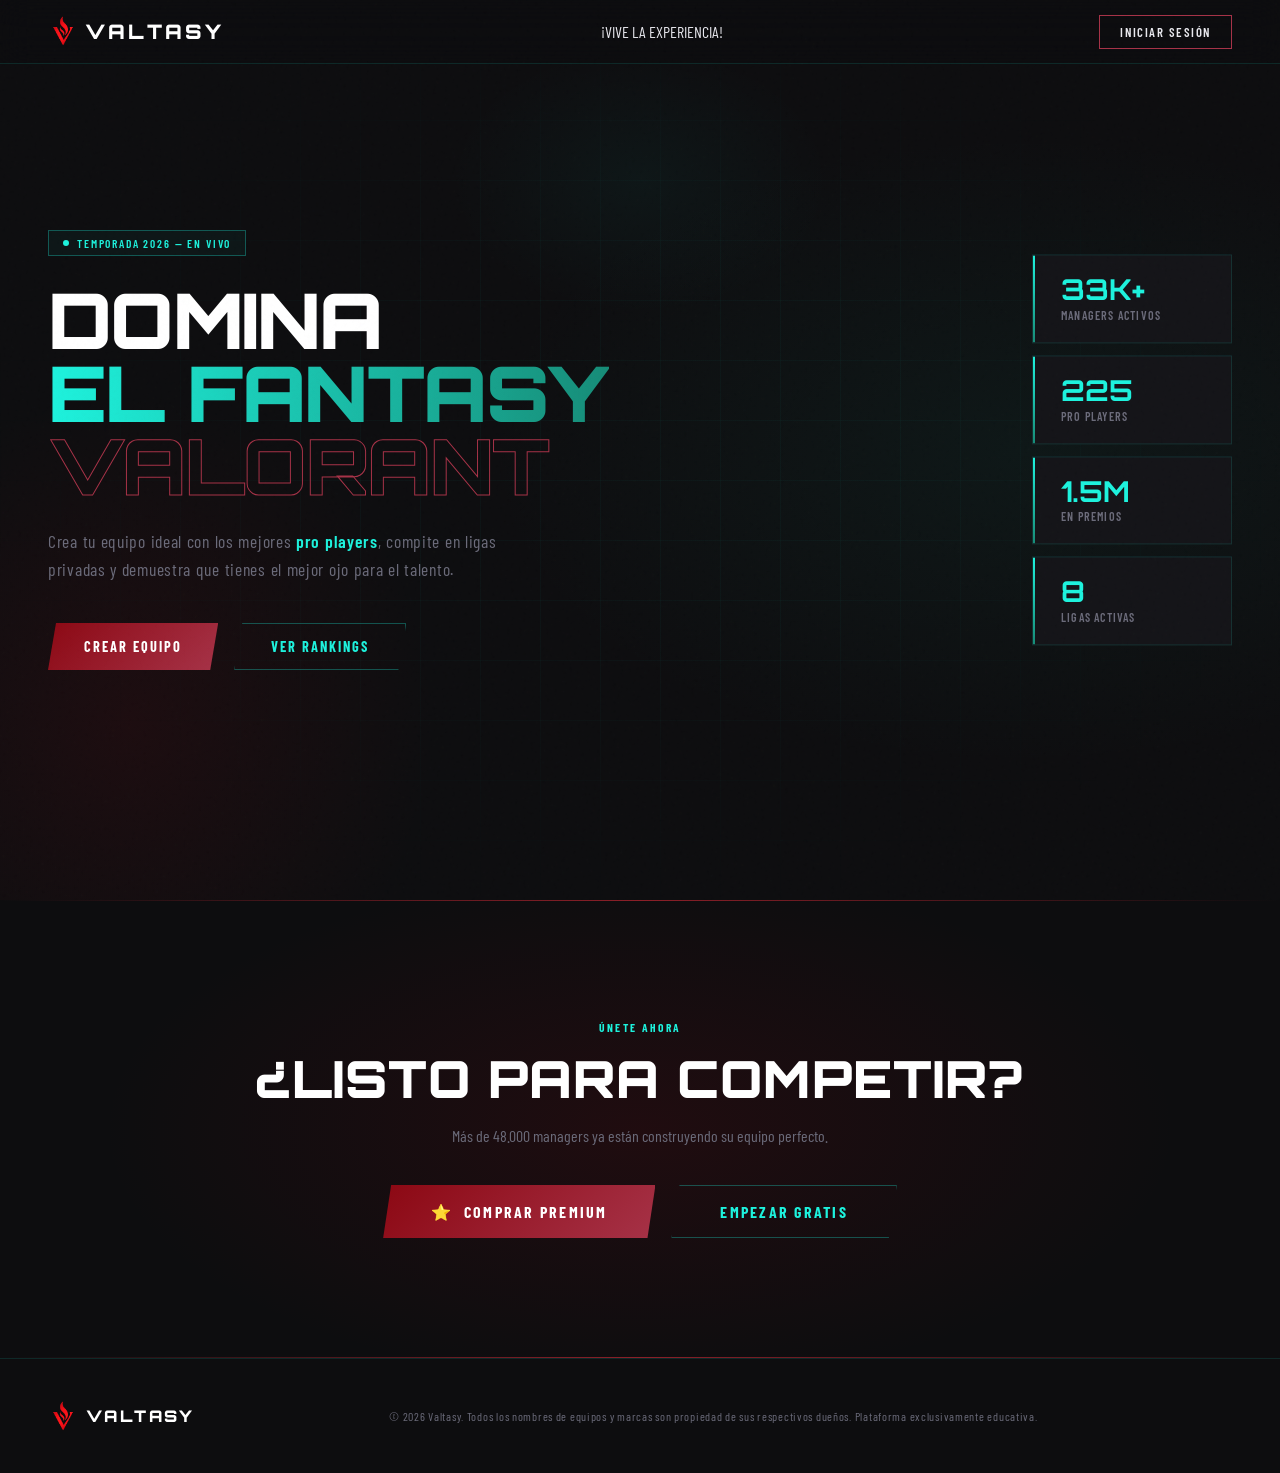
<file: htdocs/index.html>
<!DOCTYPE html>
<html lang="es">
<head>
<meta charset="UTF-8">
<meta name="viewport" content="width=device-width, initial-scale=1.0">
<title>VALTASY — Fantasy Valorant</title>
<link href="https://fonts.googleapis.com/css2?family=Rajdhani:wght@400;500;600;700&family=Orbitron:wght@400;700;900&family=Barlow+Condensed:wght@300;400;600;700&display=swap" rel="stylesheet">
<style>
  :root {
    --cyan-light: #1DF2DD;
    --cyan-dark: #168C77;
    --red-deep: #8C0813;
    --red-mid: #8C1F28;
    --red-soft: #A63247;
    --bg-dark: #0d0d0f;
    --bg-card: #141418;
    --bg-card2: #1a1a1f;
    --border: rgba(29,242,221,0.12);
    --text: #e8e8ee;
    --text-muted: #6b6b7a;
  }

  * { margin: 0; padding: 0; box-sizing: border-box; }

  body {
    background: var(--bg-dark);
    color: var(--text);
    font-family: 'Barlow Condensed', sans-serif;
    overflow-x: hidden;
    cursor: default;
  }

  /* NOISE OVERLAY */
  body::before {
    content: '';
    position: fixed;
    inset: 0;
    background-image: url("data:image/svg+xml,%3Csvg viewBox='0 0 256 256' xmlns='http://www.w3.org/2000/svg'%3E%3Cfilter id='noise'%3E%3CfeTurbulence type='fractalNoise' baseFrequency='0.9' numOctaves='4' stitchTiles='stitch'/%3E%3C/filter%3E%3Crect width='100%25' height='100%25' filter='url(%23noise)' opacity='0.035'/%3E%3C/svg%3E");
    pointer-events: none;
    z-index: 9999;
    opacity: 0.5;
  }

  /* ─── NAV ─── */
  nav {
    position: fixed;
    top: 0; left: 0; right: 0;
    z-index: 100;
    display: flex;
    align-items: center;
    justify-content: space-between;
    padding: 0 48px;
    height: 64px;
    background: rgba(13,13,15,0.92);
    backdrop-filter: blur(16px);
    border-bottom: 1px solid var(--border);
  }

  .logo {
    display: flex;
    align-items: center;
    gap: 7px;
    font-family: 'Orbitron', monospace;
    font-weight: 900;
    font-size: 1.25rem;
    letter-spacing: 0.15em;
    color: #fff;
    text-decoration: none;
  }
 
  /* Logo image: fijo, cuadrado, sin desbordarse */
  .logo-img {
    width: 30px;
    height: 50px;
    object-fit: contain;
    object-position: center;
    flex-shrink: 0;
    display: block;
  }
 
  .logo-img-sm {
    width: 30px;
    height: 50px;
    object-fit: contain;
    object-position: center;
    flex-shrink: 0;
    display: block;
  }

  .nav-links {
    display: flex;
    gap: 32px;
    list-style: none;
  }

  .nav-links a {
    font-family: 'Barlow Condensed', sans-serif;
    font-weight: 600;
    font-size: 0.85rem;
    letter-spacing: 0.12em;
    text-transform: uppercase;
    color: var(--text-muted);
    text-decoration: none;
    transition: color 0.2s;
    position: relative;
  }

  .nav-links a::after {
    content: '';
    position: absolute;
    bottom: -4px; left: 0; right: 0;
    height: 1px;
    background: var(--cyan-light);
    transform: scaleX(0);
    transition: transform 0.2s;
  }

  .nav-links a:hover { color: var(--cyan-light); }
  .nav-links a:hover::after { transform: scaleX(1); }

  .nav-cta {
    padding: 8px 20px;
    background: transparent;
    border: 1px solid var(--red-soft);
    color: var(--text);
    font-family: 'Barlow Condensed', sans-serif;
    font-weight: 600;
    font-size: 0.8rem;
    letter-spacing: 0.12em;
    text-transform: uppercase;
    cursor: pointer;
    transition: all 0.2s;
    text-decoration: none;
  }

  .nav-cta:hover {
    background: var(--red-deep);
    border-color: var(--red-deep);
    box-shadow: 0 0 20px rgba(140,8,19,0.4);
  }

  /* ─── HERO ─── */
  .hero {
    min-height: 100vh;
    display: flex;
    align-items: center;
    position: relative;
    overflow: hidden;
    padding: 0 48px;
  }

  .hero-bg {
    position: absolute;
    inset: 0;
    background: 
      radial-gradient(ellipse 60% 50% at 80% 50%, rgba(22,140,119,0.08) 0%, transparent 70%),
      radial-gradient(ellipse 40% 60% at 10% 80%, rgba(140,8,19,0.12) 0%, transparent 60%),
      radial-gradient(ellipse 30% 30% at 50% 20%, rgba(29,242,221,0.04) 0%, transparent 50%);
  }

  .hero-grid {
    position: absolute;
    inset: 0;
    background-image: 
      linear-gradient(rgba(29,242,221,0.03) 1px, transparent 1px),
      linear-gradient(90deg, rgba(29,242,221,0.03) 1px, transparent 1px);
    background-size: 60px 60px;
    mask-image: radial-gradient(ellipse at center, black 30%, transparent 75%);
  }

  .hero-content {
    position: relative;
    z-index: 2;
    max-width: 680px;
  }

  .hero-badge {
    display: inline-flex;
    align-items: center;
    gap: 8px;
    padding: 5px 14px;
    border: 1px solid rgba(29,242,221,0.3);
    background: rgba(29,242,221,0.04);
    font-size: 0.72rem;
    font-weight: 600;
    letter-spacing: 0.16em;
    text-transform: uppercase;
    color: var(--cyan-light);
    margin-bottom: 28px;
    animation: fadeDown 0.6s ease both;
  }

  .badge-dot {
    width: 6px; height: 6px;
    background: var(--cyan-light);
    border-radius: 50%;
    animation: pulse 2s infinite;
  }

  @keyframes pulse {
    0%, 100% { opacity: 1; transform: scale(1); }
    50% { opacity: 0.5; transform: scale(0.7); }
  }

  .hero-title {
    font-family: 'Orbitron', monospace;
    font-weight: 900;
    font-size: clamp(2.8rem, 6vw, 5.5rem);
    line-height: 0.95;
    letter-spacing: -0.02em;
    text-transform: uppercase;
    margin-bottom: 8px;
    animation: fadeDown 0.6s 0.1s ease both;
  }

  .title-line1 { color: #fff; }
  .title-line2 {
    background: linear-gradient(90deg, var(--cyan-light), var(--cyan-dark));
    -webkit-background-clip: text;
    -webkit-text-fill-color: transparent;
    background-clip: text;
  }
  .title-line3 {
    color: var(--red-soft);
    -webkit-text-stroke: 1px var(--red-soft);
    -webkit-text-fill-color: transparent;
  }

  .hero-sub {
    font-size: 1.1rem;
    font-weight: 400;
    color: var(--text-muted);
    letter-spacing: 0.04em;
    margin: 24px 0 40px;
    line-height: 1.6;
    max-width: 480px;
    animation: fadeDown 0.6s 0.2s ease both;
  }

  .hero-sub span { color: var(--cyan-light); font-weight: 600; }

  .hero-actions {
    display: flex;
    gap: 16px;
    animation: fadeDown 0.6s 0.3s ease both;
  }

  .btn-primary {
    padding: 14px 36px;
    background: linear-gradient(135deg, var(--red-deep), var(--red-soft));
    color: #fff;
    font-family: 'Barlow Condensed', sans-serif;
    font-weight: 700;
    font-size: 0.9rem;
    letter-spacing: 0.14em;
    text-transform: uppercase;
    border: none;
    cursor: pointer;
    position: relative;
    overflow: hidden;
    transition: all 0.3s;
    clip-path: polygon(8px 0%, 100% 0%, calc(100% - 8px) 100%, 0% 100%);
    text-decoration: none;
    display: inline-flex;
    align-items: center;
  }

  .btn-primary::before {
    content: '';
    position: absolute;
    inset: 0;
    background: linear-gradient(135deg, rgba(255,255,255,0.15), transparent);
    opacity: 0;
    transition: opacity 0.2s;
  }

  .btn-primary:hover { transform: translateY(-2px); box-shadow: 0 8px 30px rgba(140,8,19,0.5); }
  .btn-primary:hover::before { opacity: 1; }

  .btn-secondary {
    padding: 14px 36px;
    background: transparent;
    color: var(--cyan-light);
    font-family: 'Barlow Condensed', sans-serif;
    font-weight: 700;
    font-size: 0.9rem;
    letter-spacing: 0.14em;
    text-transform: uppercase;
    border: 1px solid rgba(29,242,221,0.3);
    cursor: pointer;
    transition: all 0.3s;
    clip-path: polygon(8px 0%, 100% 0%, calc(100% - 8px) 100%, 0% 100%);
    text-decoration: none;
    display: inline-flex;
    align-items: center;
  }

  .btn-secondary:hover {
    background: rgba(29,242,221,0.06);
    border-color: var(--cyan-light);
    box-shadow: 0 0 20px rgba(29,242,221,0.15);
  }

  .hero-stats {
    position: absolute;
    right: 48px;
    top: 50%;
    transform: translateY(-50%);
    display: flex;
    flex-direction: column;
    gap: 12px;
    z-index: 2;
    animation: fadeLeft 0.8s 0.4s ease both;
  }

  @keyframes fadeLeft {
    from { opacity: 0; transform: translateY(-50%) translateX(30px); }
    to { opacity: 1; transform: translateY(-50%) translateX(0); }
  }

  .stat-card {
    background: var(--bg-card);
    border: 1px solid var(--border);
    padding: 20px 28px;
    min-width: 200px;
    position: relative;
    overflow: hidden;
    transition: transform 0.2s, border-color 0.2s;
  }

  .stat-card::before {
    content: '';
    position: absolute;
    left: 0; top: 0; bottom: 0;
    width: 2px;
    background: linear-gradient(180deg, var(--cyan-light), var(--cyan-dark));
  }

  .stat-card:hover {
    transform: translateX(-4px);
    border-color: rgba(29,242,221,0.25);
  }

  .stat-value {
    font-family: 'Orbitron', monospace;
    font-weight: 700;
    font-size: 1.8rem;
    color: var(--cyan-light);
    line-height: 1;
  }

  .stat-label {
    font-size: 0.75rem;
    font-weight: 600;
    letter-spacing: 0.1em;
    text-transform: uppercase;
    color: var(--text-muted);
    margin-top: 4px;
  }

  /* ─── SECTION COMMON ─── */
  section { padding: 100px 48px; }

  .section-label {
    font-size: 0.72rem;
    font-weight: 700;
    letter-spacing: 0.2em;
    text-transform: uppercase;
    color: var(--cyan-light);
    margin-bottom: 12px;
    display: flex;
    align-items: center;
    gap: 10px;
  }

  .section-label::before {
    content: '';
    width: 24px;
    height: 1px;
    background: var(--cyan-light);
  }

  .section-title {
    font-family: 'Orbitron', monospace;
    font-weight: 700;
    font-size: clamp(1.6rem, 3vw, 2.4rem);
    text-transform: uppercase;
    letter-spacing: 0.02em;
    color: #fff;
    margin-bottom: 48px;
  }

  /* ─── HOW IT WORKS ─── */
  .how {
    background: var(--bg-card);
    border-top: 1px solid var(--border);
    border-bottom: 1px solid var(--border);
  }

  .steps {
    display: grid;
    grid-template-columns: repeat(4, 1fr);
    gap: 1px;
    background: var(--border);
    border: 1px solid var(--border);
  }

  .step {
    background: var(--bg-dark);
    padding: 48px 32px;
    position: relative;
    overflow: hidden;
    transition: background 0.3s;
  }

  .step:hover { background: var(--bg-card2); }

  .step-num {
    font-family: 'Orbitron', monospace;
    font-weight: 900;
    font-size: 4rem;
    color: rgba(29,242,221,0.06);
    line-height: 1;
    position: absolute;
    top: 16px; right: 16px;
    transition: color 0.3s;
  }

  .step:hover .step-num { color: rgba(29,242,221,0.12); }

  .step-icon {
    width: 44px; height: 44px;
    border: 1px solid rgba(29,242,221,0.2);
    display: flex;
    align-items: center;
    justify-content: center;
    margin-bottom: 20px;
    color: var(--cyan-light);
    font-size: 1.2rem;
  }

  .step h3 {
    font-family: 'Rajdhani', sans-serif;
    font-weight: 700;
    font-size: 1.1rem;
    letter-spacing: 0.06em;
    text-transform: uppercase;
    color: #fff;
    margin-bottom: 10px;
  }

  .step p {
    font-size: 0.9rem;
    color: var(--text-muted);
    line-height: 1.6;
    font-weight: 400;
  }

  /* ─── DASHBOARD PREVIEW ─── */
  .preview {
    display: grid;
    grid-template-columns: 1fr 1fr 1fr;
    gap: 16px;
    max-width: 1100px;
  }

  .preview-card {
    background: var(--bg-card);
    border: 1px solid var(--border);
    padding: 24px;
    position: relative;
    overflow: hidden;
    transition: border-color 0.3s, transform 0.3s;
  }

  .preview-card:hover {
    border-color: rgba(29,242,221,0.25);
    transform: translateY(-4px);
  }

  .preview-card.tall { grid-row: span 2; }
  .preview-card.wide { grid-column: span 2; }

  .card-header {
    display: flex;
    align-items: center;
    justify-content: space-between;
    margin-bottom: 20px;
  }

  .card-title {
    font-family: 'Rajdhani', sans-serif;
    font-weight: 700;
    font-size: 0.85rem;
    letter-spacing: 0.12em;
    text-transform: uppercase;
    color: var(--text-muted);
    display: flex;
    align-items: center;
    gap: 8px;
  }

  .card-title-icon { color: var(--cyan-light); }

  .card-badge {
    padding: 3px 8px;
    font-size: 0.65rem;
    font-weight: 700;
    letter-spacing: 0.1em;
    text-transform: uppercase;
  }

  .badge-red { background: rgba(140,8,19,0.3); color: var(--red-soft); border: 1px solid rgba(166,50,71,0.3); }
  .badge-cyan { background: rgba(29,242,221,0.1); color: var(--cyan-light); border: 1px solid rgba(29,242,221,0.2); }

  .player-row {
    display: flex;
    align-items: center;
    justify-content: space-between;
    padding: 12px 0;
    border-bottom: 1px solid rgba(255,255,255,0.04);
    transition: background 0.2s;
    cursor: pointer;
  }

  .player-row:last-child { border-bottom: none; }
  .player-row:hover { background: rgba(255,255,255,0.02); padding-left: 8px; }

  .player-info { display: flex; align-items: center; gap: 12px; }

  .player-rank {
    font-family: 'Orbitron', monospace;
    font-weight: 700;
    font-size: 0.75rem;
    color: var(--text-muted);
    width: 18px;
    text-align: center;
  }

  .player-avatar {
    width: 32px; height: 32px;
    border-radius: 2px;
    background: linear-gradient(135deg, var(--red-deep), var(--red-mid));
    display: flex;
    align-items: center;
    justify-content: center;
    font-family: 'Orbitron', monospace;
    font-weight: 700;
    font-size: 0.7rem;
    color: #fff;
    border: 1px solid rgba(140,8,19,0.4);
  }

  .player-name {
    font-family: 'Rajdhani', sans-serif;
    font-weight: 600;
    font-size: 1rem;
    color: #fff;
    letter-spacing: 0.05em;
  }

  .player-role {
    font-size: 0.7rem;
    color: var(--text-muted);
    letter-spacing: 0.06em;
  }

  .player-pts {
    font-family: 'Orbitron', monospace;
    font-weight: 700;
    font-size: 0.9rem;
    color: var(--cyan-light);
  }

  .pts-label {
    font-size: 0.6rem;
    color: var(--text-muted);
    letter-spacing: 0.1em;
  }

  .match-row {
    display: flex;
    align-items: center;
    justify-content: space-between;
    padding: 16px 0;
    border-bottom: 1px solid rgba(255,255,255,0.04);
  }

  .match-team {
    display: flex;
    align-items: center;
    gap: 10px;
    font-family: 'Rajdhani', sans-serif;
    font-weight: 700;
    font-size: 0.95rem;
    letter-spacing: 0.06em;
    text-transform: uppercase;
  }

  .team-logo {
    width: 36px; height: 36px;
    background: rgba(255,255,255,0.05);
    border: 1px solid rgba(255,255,255,0.1);
    border-radius: 2px;
    display: flex;
    align-items: center;
    justify-content: center;
    font-size: 1.2rem;
  }

  .match-vs {
    font-family: 'Orbitron', monospace;
    font-weight: 900;
    font-size: 0.65rem;
    color: var(--red-soft);
    letter-spacing: 0.2em;
    padding: 4px 10px;
    border: 1px solid rgba(166,50,71,0.3);
  }

  .match-time {
    font-size: 0.7rem;
    color: var(--text-muted);
    letter-spacing: 0.1em;
    margin-top: 4px;
    text-align: center;
  }

  .liga-row {
    display: flex;
    align-items: center;
    justify-content: space-between;
    padding: 14px 16px;
    background: rgba(255,255,255,0.02);
    border: 1px solid rgba(255,255,255,0.05);
    margin-bottom: 8px;
    transition: border-color 0.2s;
    cursor: pointer;
  }

  .liga-row:hover { border-color: rgba(29,242,221,0.2); }
  .liga-row:last-child { margin-bottom: 0; }

  .liga-info { display: flex; align-items: center; gap: 12px; }
  .liga-icon { font-size: 1.2rem; }

  .liga-name {
    font-family: 'Rajdhani', sans-serif;
    font-weight: 700;
    font-size: 0.95rem;
    letter-spacing: 0.05em;
    color: #fff;
  }

  .liga-members {
    font-size: 0.7rem;
    color: var(--text-muted);
  }

  .liga-prize {
    font-family: 'Orbitron', monospace;
    font-weight: 700;
    font-size: 0.85rem;
    color: var(--cyan-light);
  }

  .news-item {
    display: flex;
    gap: 16px;
    padding: 16px 0;
    border-bottom: 1px solid rgba(255,255,255,0.04);
    cursor: pointer;
    transition: background 0.2s;
  }

  .news-item:hover { background: rgba(255,255,255,0.02); }

  .news-thumb {
    width: 60px; height: 60px;
    background: linear-gradient(135deg, var(--red-deep), var(--red-mid));
    flex-shrink: 0;
    border-radius: 2px;
    display: flex;
    align-items: center;
    justify-content: center;
    font-size: 1.4rem;
  }

  .news-title {
    font-family: 'Rajdhani', sans-serif;
    font-weight: 600;
    font-size: 0.95rem;
    color: #fff;
    line-height: 1.3;
    margin-bottom: 6px;
    letter-spacing: 0.03em;
  }

  .news-date {
    font-size: 0.7rem;
    color: var(--text-muted);
    letter-spacing: 0.08em;
  }

  .cta-section {
    text-align: center;
    position: relative;
    overflow: hidden;
    padding: 120px 48px;
  }

  .cta-section::before {
    content: '';
    position: absolute;
    inset: 0;
    background: radial-gradient(ellipse 60% 80% at 50% 50%, rgba(140,8,19,0.15) 0%, transparent 70%);
  }

  .cta-line {
    position: absolute;
    left: 0; right: 0;
    height: 1px;
    background: linear-gradient(90deg, transparent, var(--red-mid), transparent);
  }
  .cta-line.top { top: 0; }
  .cta-line.bottom { bottom: 0; }

  .cta-section .section-label { justify-content: center; }
  .cta-section .section-label::before { display: none; }

  .cta-title {
    font-family: 'Orbitron', monospace;
    font-weight: 900;
    font-size: clamp(2rem, 4vw, 3.5rem);
    text-transform: uppercase;
    letter-spacing: 0.02em;
    color: #fff;
    margin-bottom: 16px;
    position: relative;
  }

  .cta-sub {
    font-size: 1rem;
    color: var(--text-muted);
    margin-bottom: 40px;
    position: relative;
  }

  .cta-buttons {
    display: flex;
    gap: 16px;
    justify-content: center;
    position: relative;
  }

  footer {
    border-top: 1px solid var(--border);
    padding: 32px 48px;
    display: flex;
    align-items: center;
    justify-content: space-between;
  }

  footer p {
    font-size: 0.75rem;
    color: var(--text-muted);
    letter-spacing: 0.06em;
  }

  .footer-links {
    display: flex;
    gap: 24px;
    list-style: none;
  }

  .footer-links a {
    font-size: 0.72rem;
    font-weight: 600;
    letter-spacing: 0.1em;
    text-transform: uppercase;
    color: var(--text-muted);
    text-decoration: none;
    transition: color 0.2s;
  }

  .footer-links a:hover { color: var(--cyan-light); }

  @keyframes fadeDown {
    from { opacity: 0; transform: translateY(-20px); }
    to { opacity: 1; transform: translateY(0); }
  }

  .reveal {
    opacity: 0;
    transform: translateY(24px);
    transition: opacity 0.6s ease, transform 0.6s ease;
  }

  .reveal.visible {
    opacity: 1;
    transform: translateY(0);
  }

  ::-webkit-scrollbar { width: 4px; }
  ::-webkit-scrollbar-track { background: var(--bg-dark); }
  ::-webkit-scrollbar-thumb { background: var(--red-mid); }

  @media (max-width: 900px) {
    nav { padding: 0 24px; }
    .nav-links { display: none; }
    .hero { padding: 0 24px; }
    .hero-stats { display: none; }
    section { padding: 60px 24px; }
    .steps { grid-template-columns: 1fr 1fr; }
    .preview { grid-template-columns: 1fr; }
    .preview-card.wide { grid-column: 1; }
    footer { flex-direction: column; gap: 16px; text-align: center; }
  }
</style>
</head>
<body>

<!-- NAV -->
<nav>
  <a href="index.html" class="logo">
    <img src="img/logovaltasy_rojo.png" alt="Valtasy" class="logo-img">
    VALTASY
  </a>
  <ul class="nav-links">
    <li>¡VIVE LA EXPERIENCIA!</li>
  </ul>
  <a href="sesion/login.php" class="nav-cta">Iniciar sesión</a>
</nav>

<!-- HERO -->
<section class="hero">
  <div class="hero-bg"></div>
  <div class="hero-grid"></div>
  <div class="hero-content">
    <div class="hero-badge">
      <span class="badge-dot"></span>
      Temporada 2026 — En vivo
    </div>
    <h1 class="hero-title">
      <div class="title-line1">DOMINA</div>
      <div class="title-line2">EL FANTASY</div>
      <div class="title-line3">VALORANT</div>
    </h1>
    <p class="hero-sub">
      Crea tu equipo ideal con los mejores <span>pro players</span>, compite en ligas privadas y demuestra que tienes el mejor ojo para el talento.
    </p>
    <div class="hero-actions">
      <a href="sesion/registro.php" class="btn-primary">Crear equipo</a>
      <a href="sesion/login.php" class="btn-secondary">Ver rankings</a>
    </div>
  </div>
  <div class="hero-stats">
    <div class="stat-card">
      <div class="stat-value">48K+</div>
      <div class="stat-label">Managers activos</div>
    </div>
    <div class="stat-card">
      <div class="stat-value">320</div>
      <div class="stat-label">Pro players</div>
    </div>
    <div class="stat-card">
      <div class="stat-value">€2.1M</div>
      <div class="stat-label">En premios</div>
    </div>
    <div class="stat-card">
      <div class="stat-value">12</div>
      <div class="stat-label">Ligas activas</div>
    </div>
  </div>
</section>

<!-- CTA -->
<section class="cta-section">
  <div class="cta-line top"></div>
  <div class="cta-line bottom"></div>
  <div class="section-label reveal">Únete ahora</div>
  <h2 class="cta-title reveal">¿Listo para competir?</h2>
  <p class="cta-sub reveal">Más de 48.000 managers ya están construyendo su equipo perfecto.</p>
  <div class="cta-buttons reveal">
    <a href="sesion/registro.php" class="btn-primary" style="font-size:1rem; padding:16px 48px;">
      ⭐ &nbsp;Comprar Premium
    </a>
    <a href="sesion/registro.php" class="btn-secondary" style="font-size:1rem; padding:16px 48px;">
      Empezar gratis
    </a>
  </div>
</section>

<!-- FOOTER -->
<footer>
  <a href="index.html" class="logo" style="font-size:1rem; gap:8px;">
    <img src="img/logovaltasy_rojo.png" alt="Valtasy" class="logo-img-sm">
    VALTASY
  </a>
  <p>© 2026 Valtasy. Todos los nombres de equipos y marcas son propiedad de sus respectivos dueños. Plataforma exclusivamente educativa.</p>
  <ul class="footer-links">
  </ul>
</footer>

<script>
  const reveals = document.querySelectorAll('.reveal');
  const observer = new IntersectionObserver((entries) => {
    entries.forEach((entry, i) => {
      if (entry.isIntersecting) {
        entry.target.style.transitionDelay = `${i * 0.08}s`;
        entry.target.classList.add('visible');
        observer.unobserve(entry.target);
      }
    });
  }, { threshold: 0.1 });

  reveals.forEach(el => observer.observe(el));

  function animateCounter(el, target, suffix = '') {
    let start = 0;
    const duration = 1500;
    const step = target / (duration / 16);
    const timer = setInterval(() => {
      start += step;
      if (start >= target) {
        start = target;
        clearInterval(timer);
      }
      const display = Number.isInteger(target) ? Math.floor(start) : start.toFixed(1);
      el.textContent = display + suffix;
    }, 16);
  }

  setTimeout(() => {
    const statValues = document.querySelectorAll('.stat-value');
    const data = [
      { val: 48, suffix: 'K+' },
      { val: 320, suffix: '' },
      { val: 2.1, suffix: 'M' },
      { val: 12, suffix: '' }
    ];
    statValues.forEach((el, i) => {
      if (data[i]) {
        animateCounter(el, data[i].val, data[i].suffix);
        if (i === 2) {
          let start = 0;
          const timer = setInterval(() => {
            start += 0.1;
            if (start >= 2.1) { start = 2.1; clearInterval(timer); }
            el.textContent = '€' + start.toFixed(1) + 'M';
          }, 40);
          return;
        }
      }
    });
  }, 300);

  document.querySelectorAll('a[href="#"]').forEach(a => {
    a.addEventListener('click', e => e.preventDefault());
  });
</script>
</body>
</html>
</file>
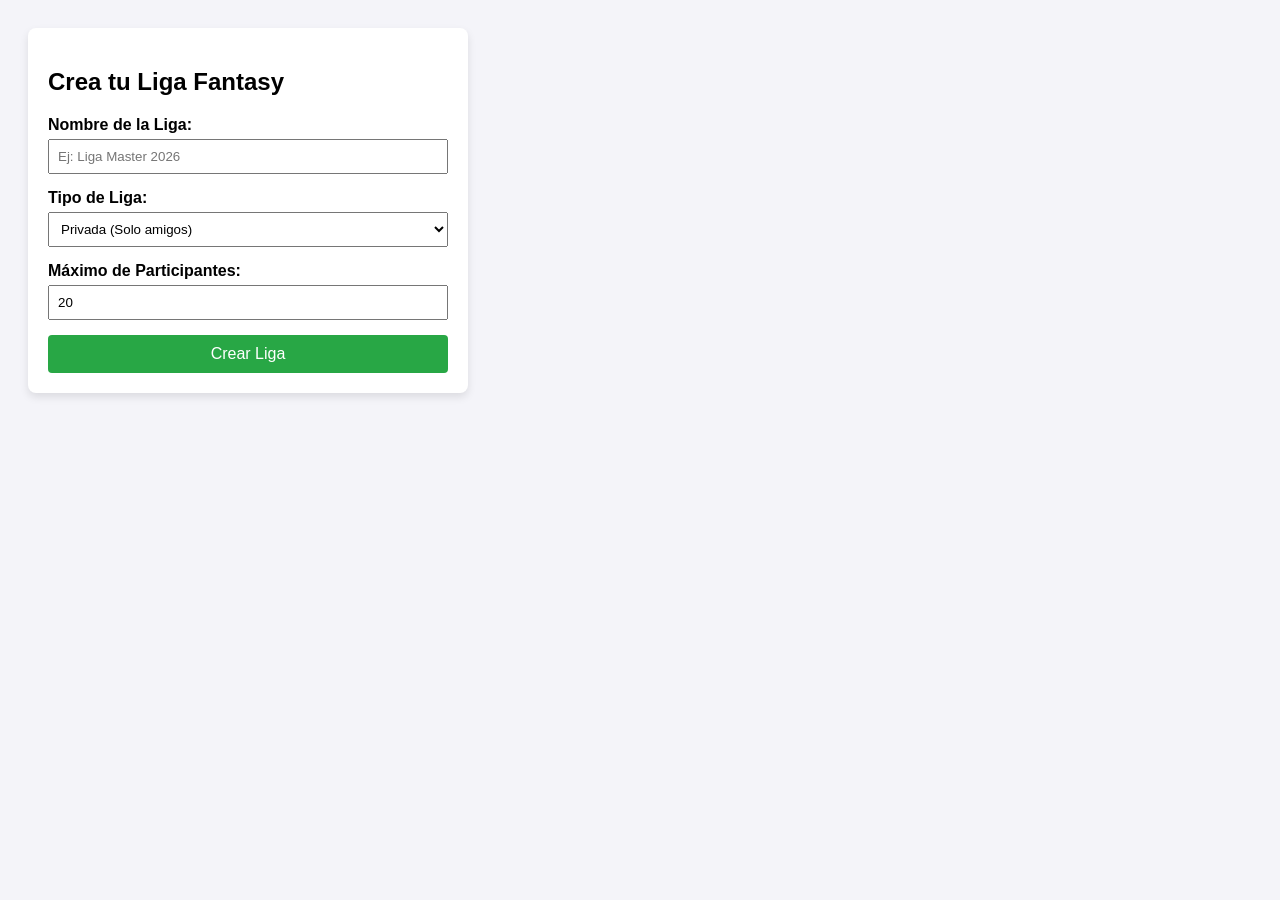
<file: crearLiga.html>
<!DOCTYPE html>
<html lang="es">
<head>
    <meta charset="UTF-8">
    <meta name="viewport" content="width=device-width, initial-scale=1.0">
    <title>Crear Nueva Liga - Fantasy Esports</title>
    <style>
        /* Unos estilos súper básicos para que no se vea feo */
        body { font-family: Arial, sans-serif; padding: 20px; background-color: #f4f4f9; }
        .formulario-caja { background: white; padding: 20px; border-radius: 8px; max-width: 400px; box-shadow: 0 4px 8px rgba(0,0,0,0.1); }
        .campo { margin-bottom: 15px; }
        label { display: block; margin-bottom: 5px; font-weight: bold; }
        input, select { width: 100%; padding: 8px; box-sizing: border-box; }
        button { background-color: #28a745; color: white; padding: 10px 15px; border: none; border-radius: 4px; cursor: pointer; width: 100%; font-size: 16px; }
        button:hover { background-color: #218838; }
        #mensaje { margin-top: 15px; padding: 10px; display: none; border-radius: 4px; }
        .exito { background-color: #d4edda; color: #155724; }
        .error { background-color: #f8d7da; color: #721c24; }
    </style>
</head>
<body>

    <div class="formulario-caja">
        <h2>Crea tu Liga Fantasy</h2>
        
        <form id="formCrearLiga">
            
            <input type="hidden" id="idUsuarioLogueado" value="1">

            <div class="campo">
                <label for="nombreLiga">Nombre de la Liga:</label>
                <input type="text" id="nombreLiga" placeholder="Ej: Liga Master 2026" required>
            </div>

            <div class="campo">
                <label for="tipoLiga">Tipo de Liga:</label>
                <select id="tipoLiga" required>
                    <option value="Privada">Privada (Solo amigos)</option>
                    <option value="Publica">Pública (Abierta a todos)</option>
                </select>
            </div>

            <div class="campo">
                <label for="maxParticipantes">Máximo de Participantes:</label>
                <input type="number" id="maxParticipantes" value="20" min="2" max="50" required>
            </div>

            <button type="submit">Crear Liga</button>
        </form>

        <div id="mensaje"></div>
    </div>

    <script src="creacionLiga.js"></script>
</body>
</html>
</file>
